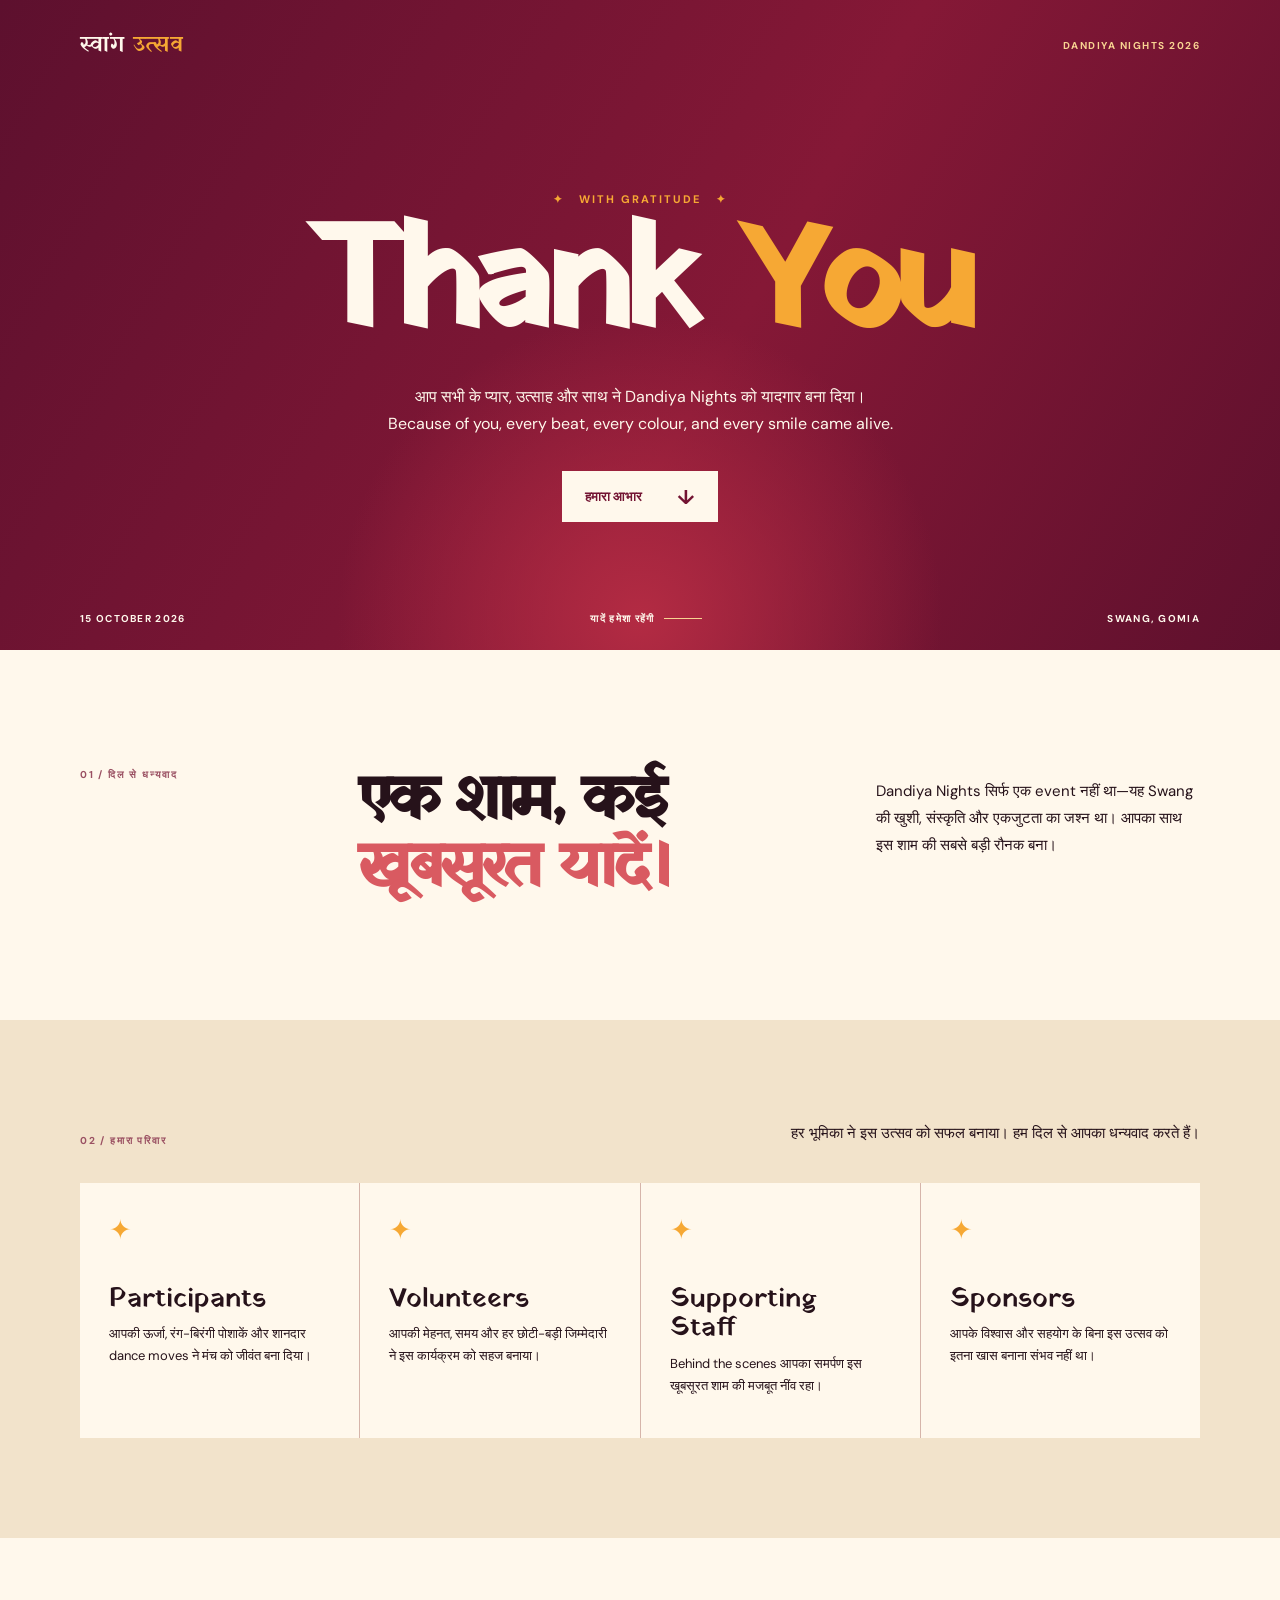
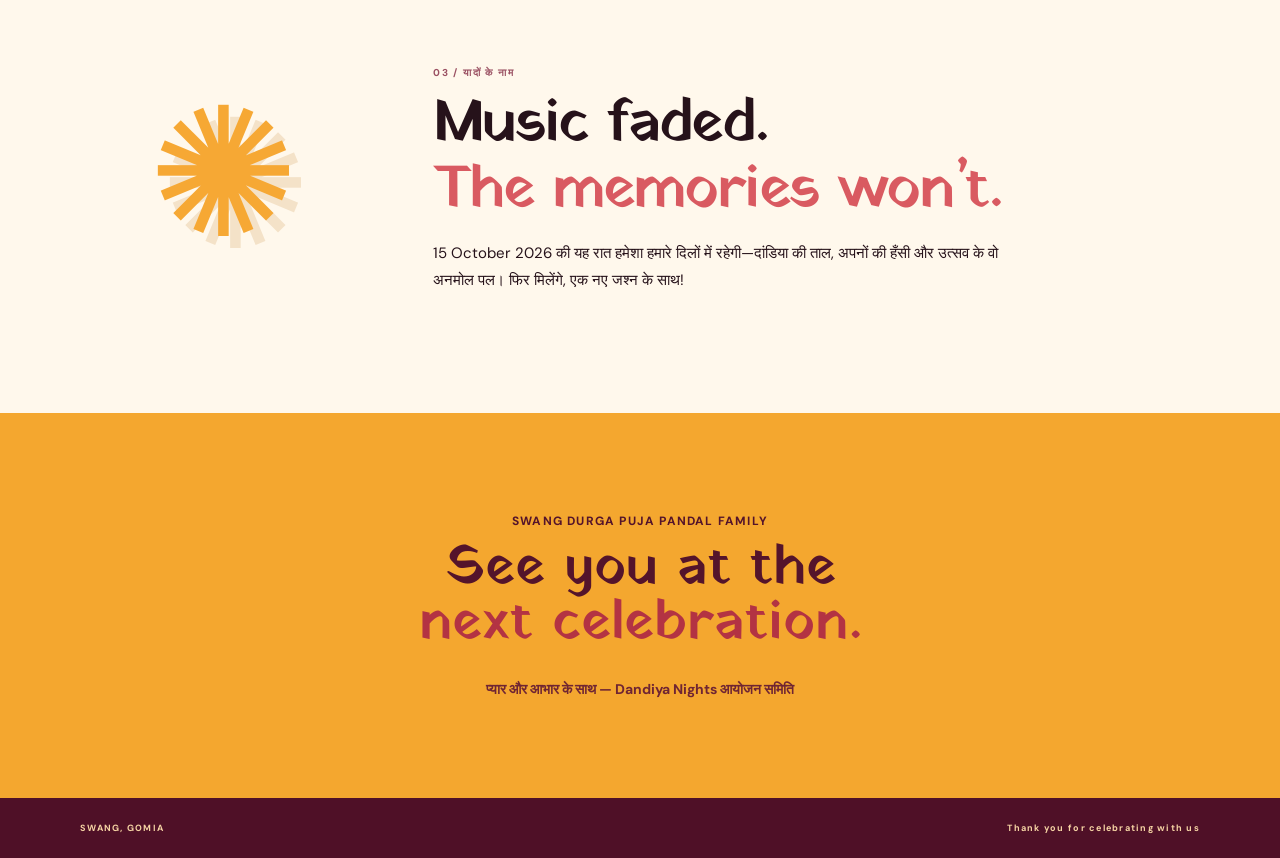
<file: index.html>
<!doctype html>
<html lang="en">
<head>
  <meta charset="utf-8">
  <meta name="viewport" content="width=device-width, initial-scale=1">
  <meta name="theme-color" content="#7a1532">
  <title>Thank You · Dandiya Nights Swang</title>
  <link rel="preconnect" href="https://fonts.googleapis.com">
  <link rel="preconnect" href="https://fonts.gstatic.com" crossorigin>
  <link href="https://fonts.googleapis.com/css2?family=DM+Sans:wght@400;500;600;700&family=Yatra+One&display=swap" rel="stylesheet">
  <link rel="stylesheet" href="style.css">
</head>
<body>
  <main>
    <section class="hero thank-hero">
      <div class="glow glow-one"></div><div class="glow glow-two"></div>
      <nav class="nav container"><a class="brand" href="index.html">स्वांग <span>उत्सव</span></a><span class="nav-note">DANDIYA NIGHTS 2026</span></nav>
      <div class="hero-content container">
        <p class="eyebrow">✦ &nbsp; WITH GRATITUDE &nbsp; ✦</p>
        <h1>Thank <em>You</em></h1>
        <p class="hero-copy">आप सभी के प्यार, उत्साह और साथ ने Dandiya Nights को यादगार बना दिया।<br>Because of you, every beat, every colour, and every smile came alive.</p>
        <a class="button button-light" href="#gratitude">हमारा आभार <span>↓</span></a>
      </div>
      <div class="dandiya d1">╲</div><div class="dandiya d2">╱</div>
      <div class="hero-footer container"><span>15 OCTOBER 2026</span><span class="scroll">यादें हमेशा रहेंगी <i></i></span><span>SWANG, GOMIA</span></div>
    </section>

    <section id="gratitude" class="intro section container">
      <div class="section-label">01 / दिल से धन्यवाद</div>
      <div><h2>एक शाम, कई<br><i>खूबसूरत यादें।</i></h2></div>
      <p>Dandiya Nights सिर्फ एक event नहीं था—यह Swang की खुशी, संस्कृति और एकजुटता का जश्न था। आपका साथ इस शाम की सबसे बड़ी रौनक बना।</p>
    </section>

    <section class="gratitude-section">
      <div class="container">
        <div class="gratitude-heading"><div class="section-label">02 / हमारा परिवार</div><p>हर भूमिका ने इस उत्सव को सफल बनाया। हम दिल से आपका धन्यवाद करते हैं।</p></div>
        <div class="gratitude-grid">
          <article><span>✦</span><h3>Participants</h3><p>आपकी ऊर्जा, रंग-बिरंगी पोशाकें और शानदार dance moves ने मंच को जीवंत बना दिया।</p></article>
          <article><span>✦</span><h3>Volunteers</h3><p>आपकी मेहनत, समय और हर छोटी-बड़ी जिम्मेदारी ने इस कार्यक्रम को सहज बनाया।</p></article>
          <article><span>✦</span><h3>Supporting Staff</h3><p>Behind the scenes आपका समर्पण इस खूबसूरत शाम की मजबूत नींव रहा।</p></article>
          <article><span>✦</span><h3>Sponsors</h3><p>आपके विश्वास और सहयोग के बिना इस उत्सव को इतना खास बनाना संभव नहीं था।</p></article>
        </div>
      </div>
    </section>

    <section class="memory section container">
      <div class="memory-symbol">✺</div>
      <div><p class="section-label">03 / यादों के नाम</p><h2>Music faded.<br><i>The memories won’t.</i></h2><p>15 October 2026 की यह रात हमेशा हमारे दिलों में रहेगी—दांडिया की ताल, अपनों की हँसी और उत्सव के वो अनमोल पल। फिर मिलेंगे, एक नए जश्न के साथ!</p></div>
    </section>

    <section class="cta gratitude-cta"><div class="container"><p>SWANG DURGA PUJA PANDAL FAMILY</p><h2>See you at the<br><i>next celebration.</i></h2><p class="cta-signoff">प्यार और आभार के साथ — Dandiya Nights आयोजन समिति</p></div></section>
  </main>
  <footer><span>SWANG, GOMIA</span><span>Thank you for celebrating with us</span></footer>
</body>
</html>
</file>
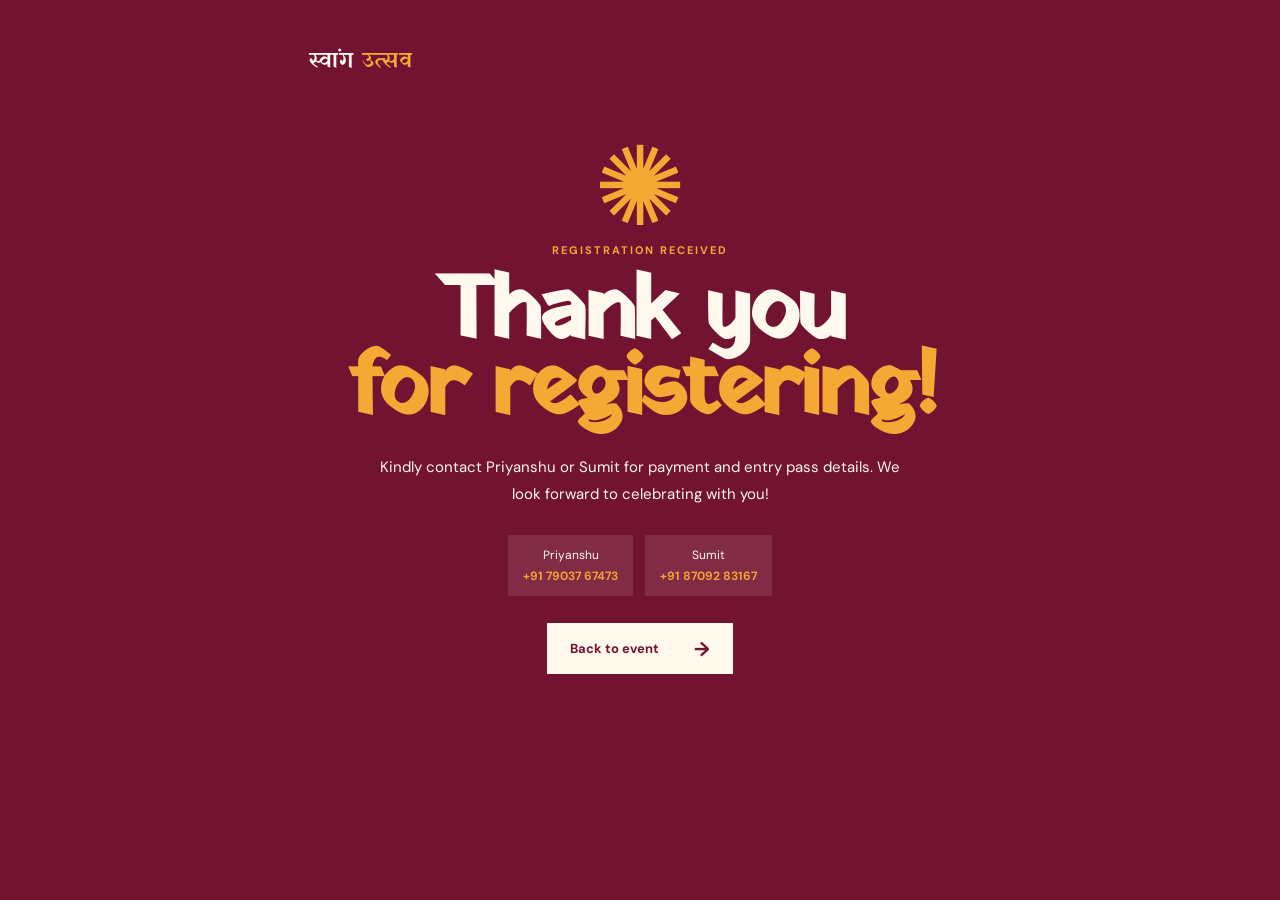
<file: thank-you.html>
<!doctype html><html lang="en"><head><meta charset="utf-8"><meta name="viewport" content="width=device-width,initial-scale=1"><meta name="theme-color" content="#7a1532"><title>Thank You · Dandiya Nights</title><link rel="preconnect" href="https://fonts.googleapis.com"><link rel="preconnect" href="https://fonts.gstatic.com" crossorigin><link href="https://fonts.googleapis.com/css2?family=DM+Sans:wght@400;500;600;700&family=Yatra+One&display=swap" rel="stylesheet"><link rel="stylesheet" href="style.css"></head><body class="thanks-page"><main class="thanks"><a class="brand" href="index.html">स्वांग <span>उत्सव</span></a><div class="thanks-sun">✺</div><p class="eyebrow">REGISTRATION RECEIVED</p><h1>Thank you<br><em>for registering!</em></h1><p>Kindly contact Priyanshu or Sumit for payment and entry pass details. We look forward to celebrating with you!</p><div class="thank-contacts"><a href="tel:+917903767473">Priyanshu <b>+91 79037 67473</b></a><a href="tel:+918709283167">Sumit <b>+91 87092 83167</b></a></div><a class="button button-light" href="index.html">Back to event <span>→</span></a></main></body></html>
</file>
<file: style.css>
:root{--wine:#731332;--ink:#26121a;--cream:#fff8ec;--saffron:#f6a834;--rose:#d95a61;--line:rgba(77,30,43,.18)}
*{box-sizing:border-box}
html{scroll-behavior:smooth}
body{margin:0;background:var(--cream);color:var(--ink);font-family:"DM Sans",sans-serif}
a{color:inherit;text-decoration:none}
.container{width:min(1120px,calc(100% - 48px));margin:auto}
.hero{min-height:680px;position:relative;isolation:isolate;overflow:hidden;background:var(--wine);color:#fff8ec}
.hero:after{content:"";position:absolute;z-index:-1;inset:0;background:radial-gradient(circle at 50% 95%,#b32b43 0,transparent 34%),linear-gradient(120deg,#5d102e,#851836 56%,#5e102d)}
.glow{position:absolute;z-index:-1;border-radius:50%;filter:blur(8px);opacity:.7}
.glow-one{width:330px;height:330px;top:-190px;left:15%;background:#f09a39}
.glow-two{width:220px;height:220px;right:-85px;bottom:80px;background:#e46561}
.nav{height:90px;display:flex;align-items:center;justify-content:space-between}
.brand{font-family:"Yatra One",cursive;font-size:22px;letter-spacing:.5px}
.brand span{color:var(--saffron)}
.nav-link,.back{font-size:12px;font-weight:600;letter-spacing:.08em}
.nav-link span{margin-left:9px}
.hero-content{padding-top:102px;text-align:center}
.eyebrow{font-size:11px;letter-spacing:.18em;font-weight:700;color:var(--saffron);margin:0 0 20px}
.hero h1,.form-aside h1,.thanks h1{font-family:"Yatra One",cursive;font-size:clamp(70px,12vw,143px);line-height:.86;letter-spacing:-.05em;margin:0}
.hero h1 em,.form-aside h1 em,.thanks h1 em{font-style:normal;color:var(--saffron)}
.hero-copy{line-height:1.7;font-size:16px;margin:34px auto}
.button{display:inline-flex;align-items:center;justify-content:center;gap:35px;border:0;padding:17px 23px;font-weight:700;font-family:inherit;font-size:13px;cursor:pointer;transition:transform .2s,background .2s}
.button:hover{transform:translateY(-3px)}
.button span{font-size:20px;line-height:10px}
.button-light{background:var(--cream);color:var(--wine)}
.hero-footer{position:absolute;bottom:25px;left:0;right:0;display:flex;justify-content:space-between;font-size:10px;letter-spacing:.13em;font-weight:700}
.scroll{display:flex;align-items:center;gap:10px}
.scroll i{display:inline-block;width:38px;height:1px;background:#f8d492}
.dandiya{position:absolute;font-size:260px;font-weight:100;line-height:1;color:#f5a233;opacity:.55;z-index:-1}
.d1{left:-34px;bottom:-115px;transform:rotate(-12deg)}
.d2{right:-35px;bottom:-118px;transform:rotate(13deg)}
.section{padding:118px 0}
.section-label{font-size:10px;font-weight:700;letter-spacing:.18em;color:#9a5062;text-transform:uppercase}
.intro{display:grid;grid-template-columns:1fr 2fr 1.35fr;gap:38px;align-items:start}
.intro h2,.dress h2,.contacts h2{font-family:"Yatra One",cursive;font-size:clamp(37px,5vw,60px);line-height:1.12;margin:0;letter-spacing:-.04em}
.intro h2 i,.dress h2 i,.contacts h2 i{font-style:normal;color:var(--rose)}
.intro>p{line-height:1.8;margin:10px 0 0;font-size:15px}
.event-grid{display:grid;grid-template-columns:1fr 1fr 1.12fr;min-height:405px}
.event-card{padding:31px;position:relative;overflow:hidden}
.feature-card{background:#f5aa32;color:#57162b}
.warm{background:#d95a61;color:#fff8ec}
.details-card{background:#f2e3cb}
.card-num{font-size:10px;font-weight:700;letter-spacing:.16em}
.event-card .icon{font-size:36px;margin-top:52px}
.event-card h3{font-family:"Yatra One",cursive;font-weight:400;font-size:30px;line-height:1.15;margin:15px 0 4px}
.event-card p{font-size:12px;margin:0;font-weight:600}
.sticks{position:absolute;font-size:104px;right:15px;bottom:-30px;opacity:.28}
.rangoli{position:absolute;font-size:145px;right:-18px;bottom:-41px;opacity:.3}
.details-card h3{margin-top:58px}
.details-card dl{margin:35px 0 0}
.details-card dl div{border-top:1px solid var(--line);padding:13px 0;display:grid;grid-template-columns:1fr 1.45fr}
.details-card dt{font-size:10px;text-transform:uppercase;letter-spacing:.08em;font-weight:700;color:#7b4c54}
.details-card dd{margin:0;font-size:13px;font-weight:600;line-height:1.6}
.dress{background:var(--wine);color:var(--cream);overflow:hidden}
.dress-inner{display:grid;grid-template-columns:1fr 2fr .65fr;align-items:center;min-height:355px}
.dress .section-label{color:#e89978}
.mini{font-size:12px;color:#f5a233;font-weight:600;margin:0 0 12px}
.dress-copy{line-height:1.75;font-size:16px}
.dress-copy span{font-size:13px;color:#e9c5ae}
.dress-art{height:230px;position:relative}
.sun{position:absolute;font-size:165px;color:#f3a432;right:-25px;top:15px}
.figure{position:absolute;font-size:170px;color:#efc9ad;right:22px;top:38px}
.contacts{display:grid;grid-template-columns:1fr 1.55fr 1.4fr;gap:35px}
.contacts>div:nth-child(2)>p{line-height:1.75;font-size:14px;margin-top:18px}
.contact-list{border-top:1px solid var(--line)}
.contact-list a{display:grid;grid-template-columns:1fr auto 22px;align-items:center;border-bottom:1px solid var(--line);padding:20px 0;font-size:13px}
.contact-list strong{font-size:13px}
.contact-list b{font-size:20px;text-align:right;color:var(--rose)}
.cta{background:#f4a72f;text-align:center;padding:95px 0;color:#54142b}
.cta p{font-size:12px;font-weight:700;letter-spacing:.1em;margin:0 0 12px}
.cta h2{font-family:"Yatra One",cursive;font-weight:400;font-size:55px;line-height:1;margin:0 0 29px}
.cta i{font-style:normal;color:#b33343}
footer{min-height:60px;background:#4f1027;color:#f6d4a4;display:flex;justify-content:space-between;align-items:center;padding:0 max(24px,calc((100vw - 1120px)/2));font-size:9px;letter-spacing:.14em;font-weight:700}

/* Registration */.form-page{min-height:100vh;background:linear-gradient(115deg,#6d1532 0 51%,#fff8ec 51%)}
.form-page .nav{color:var(--cream)}
.form-layout{display:grid;grid-template-columns:1fr 1fr;min-height:calc(100vh - 90px);align-items:center}
.form-aside{color:var(--cream);padding:50px 70px 80px 0}
.form-aside h1{font-size:clamp(57px,7vw,88px)}
.form-aside>p:not(.eyebrow){line-height:1.8;font-size:15px;max-width:370px;margin:28px 0}
.aside-meta{border-top:1px solid rgba(255,255,255,.25);display:flex;gap:25px;padding-top:15px;font-size:10px;letter-spacing:.09em;font-weight:700}
.form-card{padding:45px 0 45px 80px;max-width:520px}
.form-top{display:flex;justify-content:space-between;font-size:10px;letter-spacing:.15em;font-weight:700;color:#9b5061}
.form-card h2{font-family:"Yatra One",cursive;font-size:45px;font-weight:400;margin:28px 0 0}
.form-note{font-size:13px;color:#785e64;margin:5px 0 27px}
.form-note a{color:var(--wine);font-weight:700;text-decoration:underline}
form label{display:block;font-size:11px;font-weight:700;letter-spacing:.04em;margin-top:17px}
input{display:block;width:100%;border:0;border-bottom:1px solid #cdbcbc;background:transparent;padding:11px 0 10px;font:14px "DM Sans";outline:none;color:var(--ink)}
input:focus{border-color:var(--wine)}
input::placeholder{color:#b19ca0}
.guest-row{display:flex;align-items:center;justify-content:space-between;padding:25px 0 21px;border-bottom:1px solid #cdbcbc}
.guest-row label{margin:0}
.guest-row small,.total small{display:block;color:#91777e;font-size:10px;margin-top:5px}
.stepper{display:flex;align-items:center;gap:14px}
.stepper button{width:28px;height:28px;border:1px solid #b89098;border-radius:50%;background:transparent;color:var(--wine);font-size:19px;cursor:pointer}
.stepper button:disabled{opacity:.35;cursor:default}
.stepper output{font-weight:700;width:10px;text-align:center}
.total{display:flex;justify-content:space-between;align-items:center;padding:20px 0}
.total span{font-weight:700;font-size:13px}
.total strong{font-size:25px;color:var(--wine)}
.submit{width:100%;margin-top:7px;background:var(--wine);color:#fff8ec}
.thanks-page{background:var(--wine);color:var(--cream);min-height:100vh}
.thanks{max-width:710px;margin:auto;text-align:center;padding:45px 24px 90px;position:relative}
.thanks .brand{display:block;text-align:left}
.thanks-sun{font-size:110px;color:var(--saffron);line-height:1;margin-top:55px}
.thanks h1{font-size:clamp(52px,8vw,88px);margin-top:12px}
.thanks>p:not(.eyebrow){max-width:530px;margin:26px auto;line-height:1.8;font-size:15px}
.thank-contacts{display:flex;justify-content:center;gap:12px;margin:27px 0}
.thank-contacts a{background:rgba(255,255,255,.1);padding:12px 15px;font-size:12px}
.thank-contacts b{display:block;color:#f5a233;margin-top:5px}

@media(max-width:720px){.container{width:min(100% - 36px,540px)}
.hero{min-height:640px}
.nav{height:75px}
.nav-link{font-size:9px}
.hero-content{padding-top:105px}
.hero h1{font-size:78px}
.hero-copy{font-size:14px;margin:25px auto}
.hero-footer{font-size:8px}
.hero-footer .scroll{display:none}
.intro,.contacts,.dress-inner{grid-template-columns:1fr;gap:22px}
.section{padding:75px 0}
.intro>p{margin-top:0}
.event-grid{grid-template-columns:1fr}
.event-card{min-height:275px}
.details-card{min-height:305px}
.dress-inner{padding:70px 0;position:relative}
.dress-art{position:absolute;right:-20px;bottom:-27px;opacity:.32;pointer-events:none}
.contacts{gap:22px}
.contacts>div:nth-child(2)>p{margin:0}
.cta{padding:70px 0}
.cta h2{font-size:43px}
footer{padding:20px 18px;gap:20px;line-height:1.5}
.form-page{background:var(--cream)}
.form-page .nav{color:var(--wine)}
.back{font-size:10px}
.form-layout{display:block}
.form-aside{background:var(--wine);margin-left:calc((100vw - 100%)/-2);margin-right:calc((100vw - 100%)/-2);padding:65px 18px 55px}
.form-aside h1{font-size:60px}
.form-card{padding:42px 0 60px}
.form-card h2{font-size:37px}
.aside-meta{display:block}
.aside-meta span{display:block;margin:8px 0}
.thank-contacts{flex-direction:column;max-width:240px;margin-left:auto;margin-right:auto}
}

.tickets{display:grid;grid-template-columns:.8fr 2.2fr;gap:60px;align-items:center;padding-top:95px;padding-bottom:95px}
.ticket-mark{width:175px;height:175px;border-radius:50%;display:grid;place-items:center;background:var(--saffron);color:var(--wine);font-size:78px;box-shadow:17px 17px 0 #f4e2c8}
.ticket-copy h2{font-family:"Yatra One",cursive;font-size:clamp(37px,5vw,60px);font-weight:400;line-height:1.08;letter-spacing:-.04em;margin:10px 0 15px}
.ticket-copy h2 i{font-style:normal;color:var(--rose)}
.ticket-copy p{max-width:620px;font-size:15px;line-height:1.85;margin:0 0 24px}
.pass-options{display:grid;grid-template-columns:repeat(3,1fr);gap:10px;margin:0 0 25px}
.pass-options div{border:1px solid var(--line);padding:14px 12px;min-height:150px;display:flex;flex-direction:column;align-items:flex-start}
.pass-options b{display:block;color:var(--wine);font-size:10px;letter-spacing:.06em;margin-bottom:9px}
.pass-options span{font-size:11px;line-height:1.55;display:block}
.pass-action{display:inline-flex;align-items:center;gap:8px;margin-top:auto;padding-top:12px;color:var(--wine);font-size:11px;font-weight:700;text-decoration:underline}
.pass-action i{font-size:15px;font-style:normal;text-decoration:none}
.pass-phone{display:block;color:var(--wine);font-size:10px;font-weight:700;text-decoration:underline;margin-top:7px}
.pass-options div .pass-phone:first-of-type{margin-top:auto}
.pass-options .bookmyshow-option{background:var(--wine);border-color:var(--wine);color:var(--cream);box-shadow:7px 7px 0 var(--saffron);transform:translateY(-6px)}
.bookmyshow-option b{color:var(--saffron)}
.bookmyshow-option .pass-action{color:var(--cream)}
.bms-heading{display:flex;align-items:center;gap:7px;margin-bottom:9px}
.bms-heading img{width:46px;height:46px;object-fit:contain;border-radius:7px;background:#fff;padding:3px}
.bms-heading b{margin:0}
.ticket-button{background:var(--wine);color:var(--cream)}

@media(max-width:720px){
  .tickets{grid-template-columns:1fr;gap:22px;padding-top:70px;padding-bottom:70px}
  .ticket-mark{width:105px;height:105px;font-size:47px;box-shadow:10px 10px 0 #f4e2c8}
  .pass-options{grid-template-columns:1fr}
  .pass-options div{min-height:0}
  .pass-options .bookmyshow-option{transform:none;box-shadow:5px 5px 0 var(--saffron)}
}

.nav-note{font-size:10px;font-weight:700;letter-spacing:.15em;color:#f8d492}
.thank-hero{min-height:650px}
.gratitude-section{background:#f2e3cb;padding:100px 0}
.gratitude-heading{display:flex;justify-content:space-between;align-items:flex-end;margin-bottom:36px;gap:40px}
.gratitude-heading>p{max-width:470px;margin:0;font-size:15px;line-height:1.75}
.gratitude-grid{display:grid;grid-template-columns:repeat(4,1fr);gap:1px;background:rgba(115,19,50,.22)}
.gratitude-grid article{background:var(--cream);min-height:255px;padding:29px}
.gratitude-grid article>span{color:var(--saffron);font-size:27px}
.gratitude-grid h3{font-family:"Yatra One",cursive;font-weight:400;font-size:27px;margin:38px 0 9px;line-height:1.1}
.gratitude-grid p{font-size:13px;line-height:1.7;margin:0}
.memory{display:grid;grid-template-columns:.75fr 2fr;gap:65px;align-items:center}
.memory-symbol{color:var(--saffron);font-size:180px;line-height:1;text-align:center;text-shadow:12px 12px 0 #f4e2c8}
.memory h2{font-family:"Yatra One",cursive;font-size:clamp(37px,5vw,60px);line-height:1.1;font-weight:400;letter-spacing:-.04em;margin:12px 0 17px}
.memory h2 i{font-style:normal;color:var(--rose)}
.memory div:last-child>p:last-child{max-width:600px;font-size:15px;line-height:1.85;margin:0}
.gratitude-cta{padding:100px 0}
.cta .cta-signoff{font-size:14px;letter-spacing:0;margin:0;color:#6f2533}

@media(max-width:720px){
  .nav-note{font-size:8px;letter-spacing:.09em}
  .thank-hero{min-height:620px}
  .gratitude-section{padding:70px 0}
  .gratitude-heading{display:block;margin-bottom:24px}
  .gratitude-heading>p{margin-top:17px}
  .gratitude-grid{grid-template-columns:1fr 1fr}
  .gratitude-grid article{min-height:220px;padding:20px}
  .gratitude-grid h3{font-size:23px;margin-top:30px}
  .gratitude-grid p{font-size:12px}
  .memory{grid-template-columns:1fr;gap:10px}
  .memory-symbol{font-size:110px;text-align:left}
  .gratitude-cta{padding:75px 0}
}
</file>
